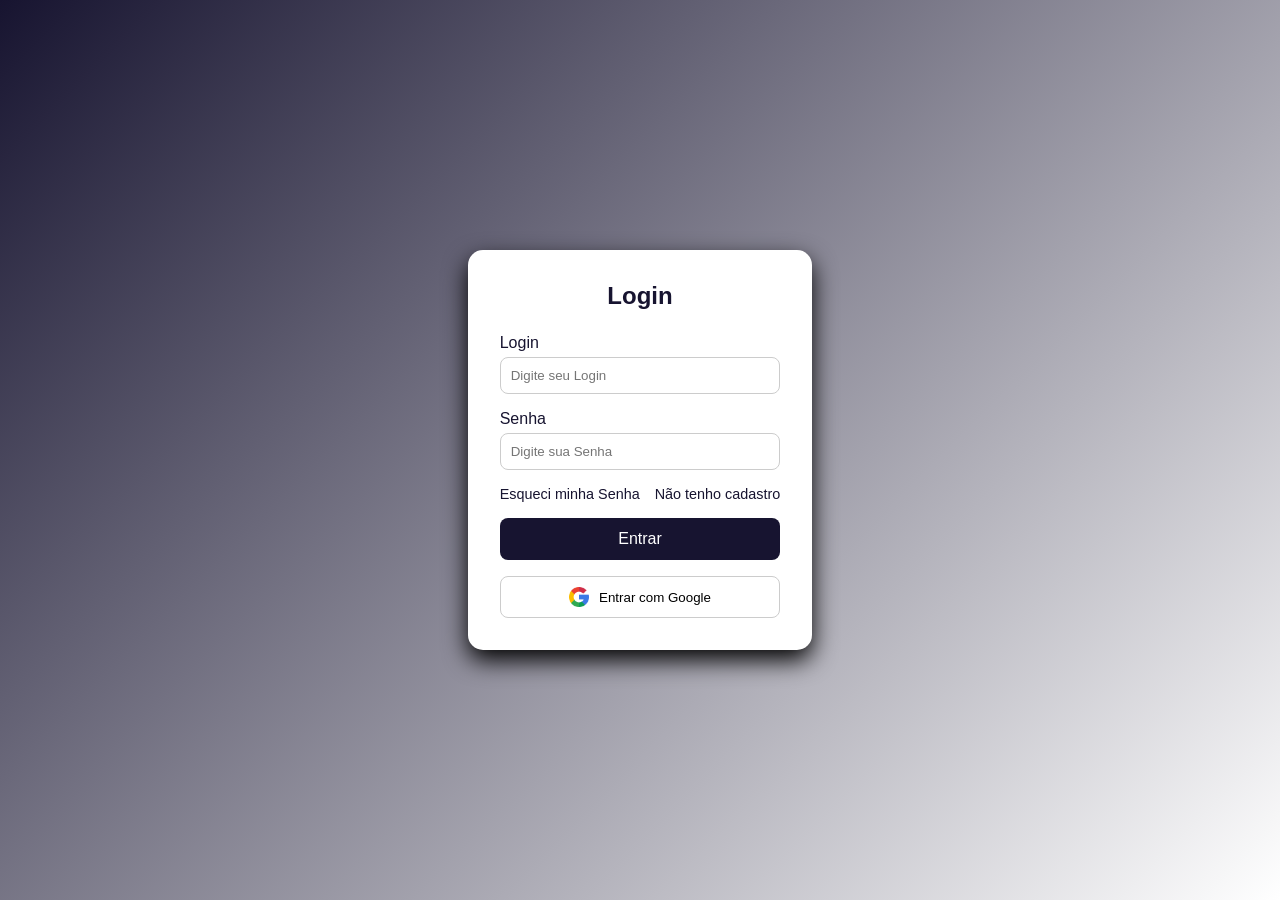
<file: form.html>
<!DOCTYPE html>
<html lang="pt-br">

<head>
    <meta charset="UTF-8">
    <meta name="viewport" content="width=device-width, initial-scale=1.0">
    <title>Document</title>
    <link rel="stylesheet" href="form.css">
</head>

<body>
    <main>
        <div class="container">
            <h2>Login</h2>

            <form action="">
                <div class="input-group">
                    <label for="">Login</label>
                    <input type="email" placeholder="Digite seu Login" required>
                </div>

                <div class="input-group">
                    <label for="">Senha</label>
                    <input type="password" placeholder="Digite sua Senha" required>
                </div>

                <div class="links">
                    <a href="">Esqueci minha Senha</a>
                    <a href="">Não tenho cadastro</a>
                </div>

                <input type="submit" class="btn" value="Entrar">
            </form>

            <button class="google-btn">
                <img src="Imagens/google.png" alt="">
                Entrar com Google
            </button>
        </div>
    </main>
</body>

</html>
</file>
<file: form.css>
* {
    margin: 0;
    padding: 0;
    box-sizing: border-box;
    font-family: Arial, Helvetica, sans-serif;
}

body {
    height: 100vh;
    display: flex;
    align-items: center;
    justify-content: center;
    background: linear-gradient(135deg, #171430, white);
}

.google-btn img {
    width: 20px;
}

.container {
    background-color: white;
    padding: 2rem;
    border-radius: 15px;
    width: 100%;
    max-width: 400px;
    box-shadow: 0 10px 25px black;
}

h2 {
    text-align: center;
    margin-bottom: 1.5rem;
    color: #171430;
}

.input-group {
    margin-bottom: 1rem;
}

.input-group label {
    display: block;
    margin-bottom: 5px;
    color: #171430;
}

.input-group input {
    width: 100%;
    padding: 10px;
    border-radius: 8px;
    border: 1px solid #ccc;
    outline: none;
    transition: 0.3s;
}

.input-group input:focus {
    border-color: #171430;
    box-shadow: 0 0 5px #555;
}

.links {
    display: flex;
    justify-content: space-between;
    font-size: 0.9rem;
    margin-bottom: 1rem;
    gap: 15px;
}

.links a {
    text-decoration: none;
    color: #171430;
}

.links a:hover {
    text-decoration: underline;
}

.btn {
    width: 100%;
    padding: 12px;
    border: none;
    border-radius: 8px;
    background-color: #171430;
    color: white;
    font-size: 1rem;
    cursor: pointer;
    transition: 0.3s;
}

.btn :hover {
    background-color: #bbb7e1;
    color: #171430;
}

.google-btn {
    display: flex;
    align-items: center;
    justify-content: center;
    gap: 10px;
    width: 100%;
    padding: 10px;
    border-radius: 8px;
    border: 1px solid #ccc;
    cursor: pointer;
    transition: 0.3s;
    background-color: white;
    margin-top: 1rem;
}

.google-btn :hover {
    background-color: #f5f5f5;
}

@media(max-width: 480px) {
    .container {
        padding: 1.5rem;
    }
}
</file>
